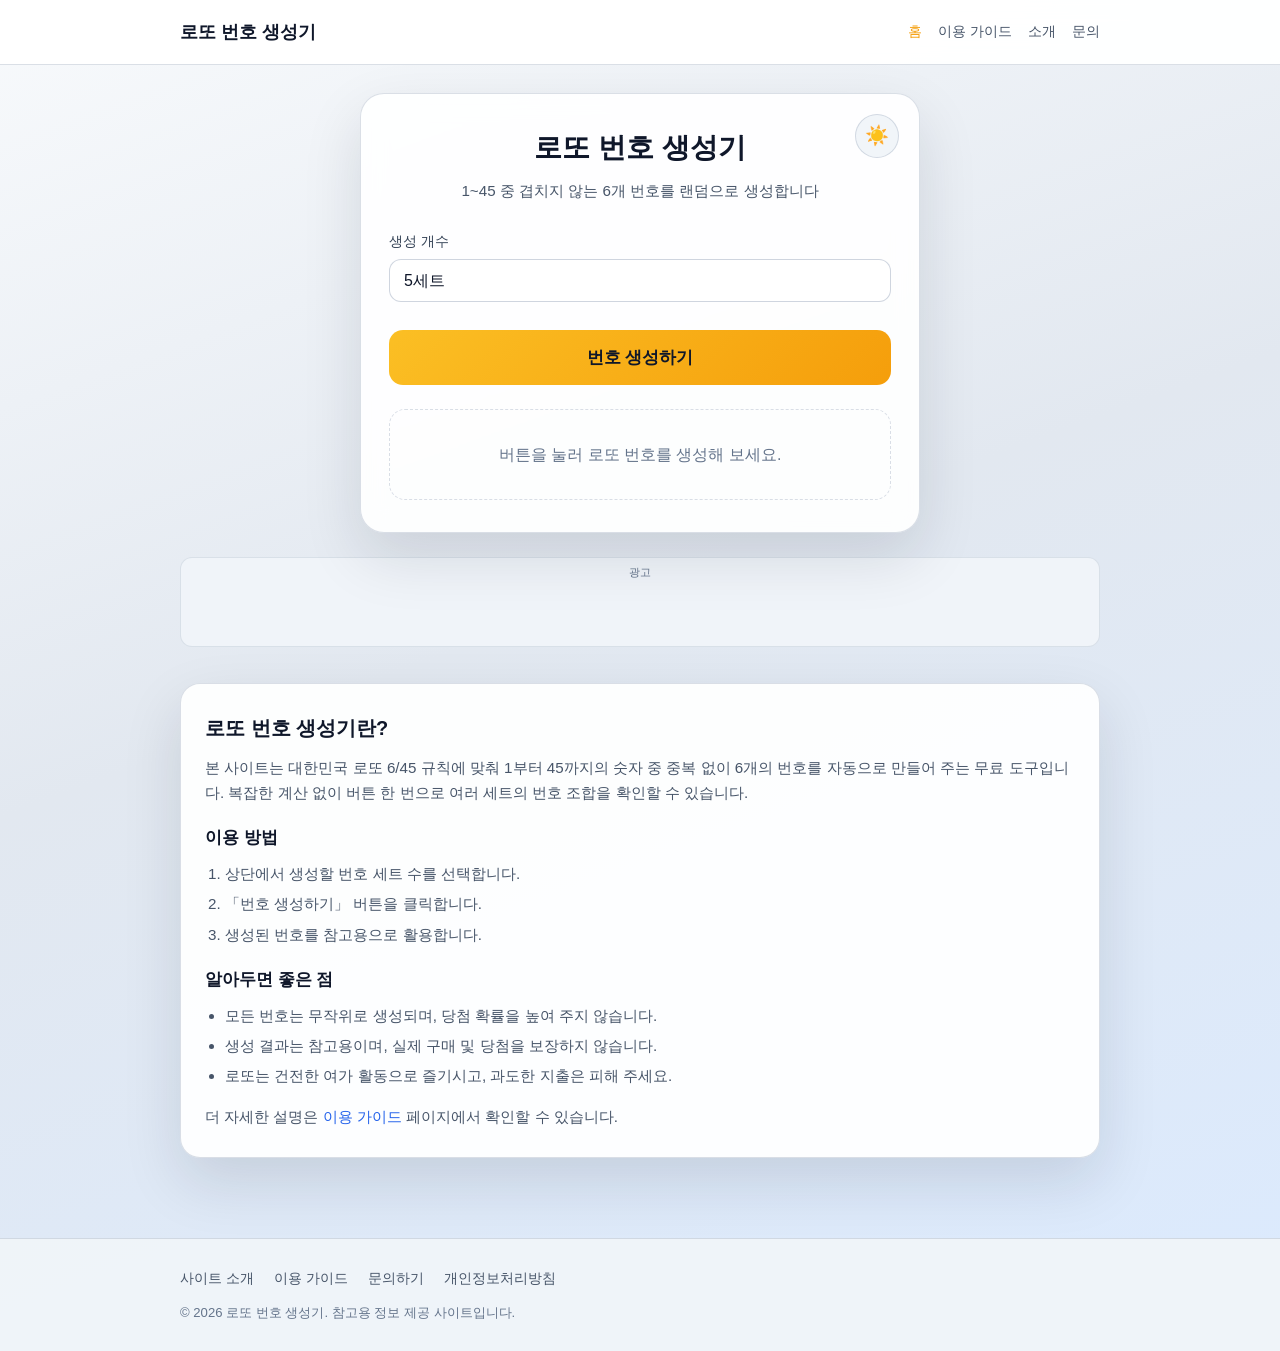
<file: index.html>
<!DOCTYPE html>
<html lang="ko">
<head>
  <meta charset="UTF-8">
  <meta name="viewport" content="width=device-width, initial-scale=1.0">
  <meta name="google-adsense-account" content="ca-pub-7732247825497582">
  <meta name="description" content="한국 로또 6/45 번호를 무료로 생성하는 로또 번호 생성기. 1~45 중 중복 없는 6개 번호를 빠르고 간편하게 추천받으세요.">
  <meta name="keywords" content="로또 번호 생성기, 로또 번호 추천, 로또 6/45, 무료 로또 번호">
  <title>로또 번호 생성기 | 무료 로또 6/45 번호 추천</title>
  <link rel="stylesheet" href="styles.css">
  <script async src="https://pagead2.googlesyndication.com/pagead/js/adsbygoogle.js?client=ca-pub-7732247825497582" crossorigin="anonymous"></script>
</head>
<body>
  <header class="site-header">
    <div class="site-header-inner">
      <a class="site-logo" href="index.html">로또 번호 생성기</a>
      <nav class="site-nav" aria-label="주요 메뉴">
        <a href="index.html">홈</a>
        <a href="guide.html">이용 가이드</a>
        <a href="about.html">소개</a>
        <a href="contact.html">문의</a>
      </nav>
    </div>
  </header>

  <div class="page-wrap">
    <main class="container">
      <button class="theme-toggle" id="themeToggle" type="button" aria-label="테마 변경">
        <span class="theme-icon theme-icon-dark">🌙</span>
        <span class="theme-icon theme-icon-light">☀️</span>
      </button>

      <h1>로또 번호 생성기</h1>
      <p class="subtitle">1~45 중 겹치지 않는 6개 번호를 랜덤으로 생성합니다</p>

      <div class="controls">
        <label>
          생성 개수
          <select id="count">
            <option value="1">1세트</option>
            <option value="3">3세트</option>
            <option value="5" selected>5세트</option>
            <option value="10">10세트</option>
          </select>
        </label>
      </div>

      <button class="generate-btn" id="generateBtn" type="button">번호 생성하기</button>

      <section class="results" id="results" aria-live="polite">
        <div class="empty">버튼을 눌러 로또 번호를 생성해 보세요.</div>
      </section>
    </main>

    <div class="ad-container">
      <ins class="adsbygoogle"
           style="display:block"
           data-ad-client="ca-pub-7732247825497582"
           data-ad-format="auto"
           data-full-width-responsive="true"></ins>
      <span class="ad-label">광고</span>
    </div>

    <section class="content-section">
      <h2>로또 번호 생성기란?</h2>
      <p>
        본 사이트는 대한민국 로또 6/45 규칙에 맞춰 1부터 45까지의 숫자 중
        중복 없이 6개의 번호를 자동으로 만들어 주는 무료 도구입니다.
        복잡한 계산 없이 버튼 한 번으로 여러 세트의 번호 조합을 확인할 수 있습니다.
      </p>

      <h3>이용 방법</h3>
      <ol>
        <li>상단에서 생성할 번호 세트 수를 선택합니다.</li>
        <li>「번호 생성하기」 버튼을 클릭합니다.</li>
        <li>생성된 번호를 참고용으로 활용합니다.</li>
      </ol>

      <h3>알아두면 좋은 점</h3>
      <ul>
        <li>모든 번호는 무작위로 생성되며, 당첨 확률을 높여 주지 않습니다.</li>
        <li>생성 결과는 참고용이며, 실제 구매 및 당첨을 보장하지 않습니다.</li>
        <li>로또는 건전한 여가 활동으로 즐기시고, 과도한 지출은 피해 주세요.</li>
      </ul>

      <p>
        더 자세한 설명은 <a href="guide.html">이용 가이드</a> 페이지에서 확인할 수 있습니다.
      </p>
    </section>
  </div>

  <footer class="site-footer">
    <div class="site-footer-inner">
      <div class="footer-links">
        <a href="about.html">사이트 소개</a>
        <a href="guide.html">이용 가이드</a>
        <a href="contact.html">문의하기</a>
        <a href="privacy.html">개인정보처리방침</a>
      </div>
      <p class="footer-note">© <span data-year></span> 로또 번호 생성기. 참고용 정보 제공 사이트입니다.</p>
    </div>
  </footer>

  <script src="site.js" defer></script>
  <script src="script.js" defer></script>
</body>
</html>
</file>
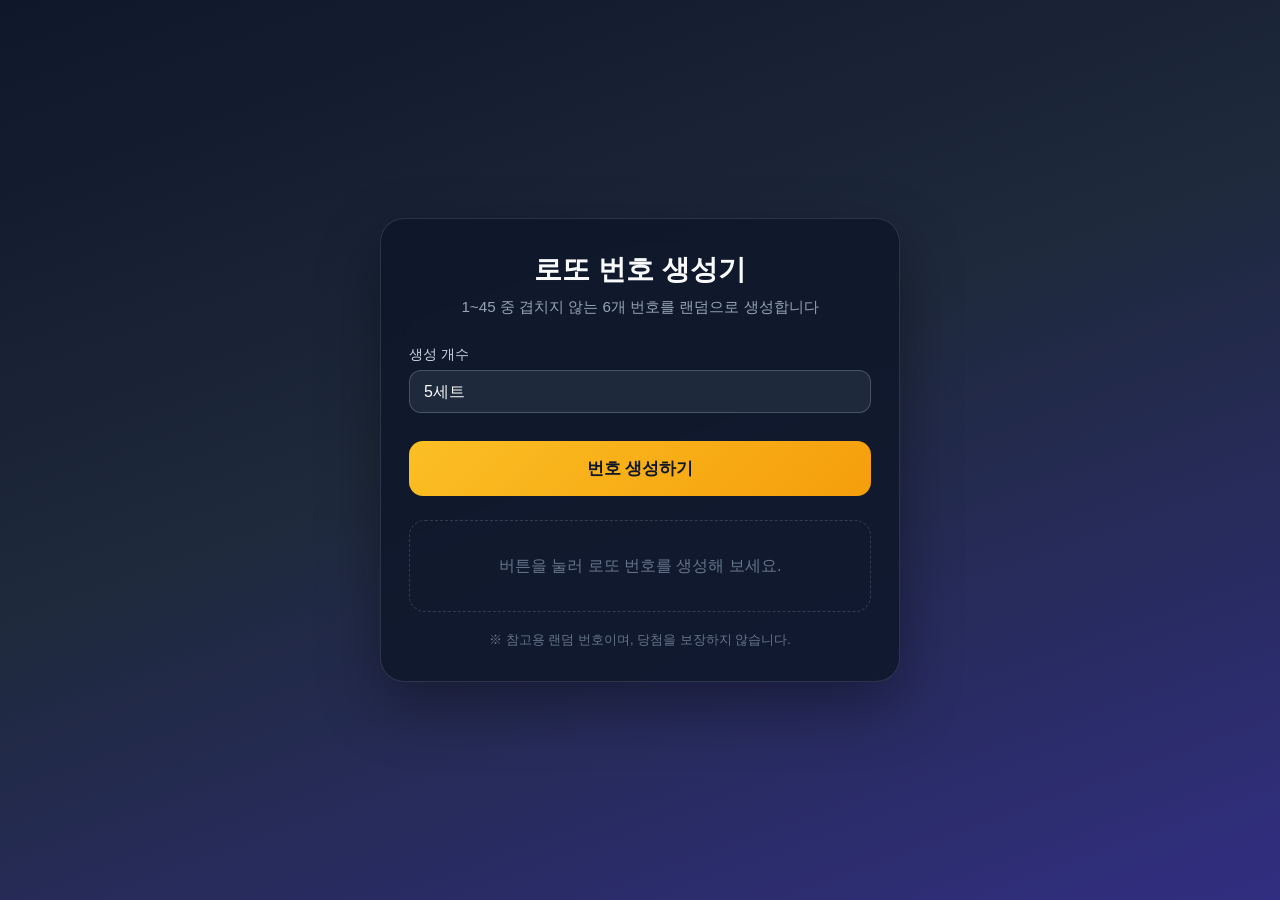
<file: project/index.html>
<!DOCTYPE html>
<html lang="ko">
<head>
  <meta charset="UTF-8">
  <meta name="viewport" content="width=device-width, initial-scale=1.0">
  <title>로또 번호 생성기</title>
  <link rel="stylesheet" href="styles.css">
</head>
<body>
  <main class="container">
    <h1>로또 번호 생성기</h1>
    <p class="subtitle">1~45 중 겹치지 않는 6개 번호를 랜덤으로 생성합니다</p>

    <div class="controls">
      <label>
        생성 개수
        <select id="count">
          <option value="1">1세트</option>
          <option value="3">3세트</option>
          <option value="5" selected>5세트</option>
          <option value="10">10세트</option>
        </select>
      </label>
    </div>

    <button class="generate-btn" id="generateBtn" type="button">번호 생성하기</button>

    <section class="results" id="results">
      <div class="empty">버튼을 눌러 로또 번호를 생성해 보세요.</div>
    </section>

    <p class="footer">※ 참고용 랜덤 번호이며, 당첨을 보장하지 않습니다.</p>
  </main>

  <script src="script.js" defer></script>
</body>
</html>
</file>
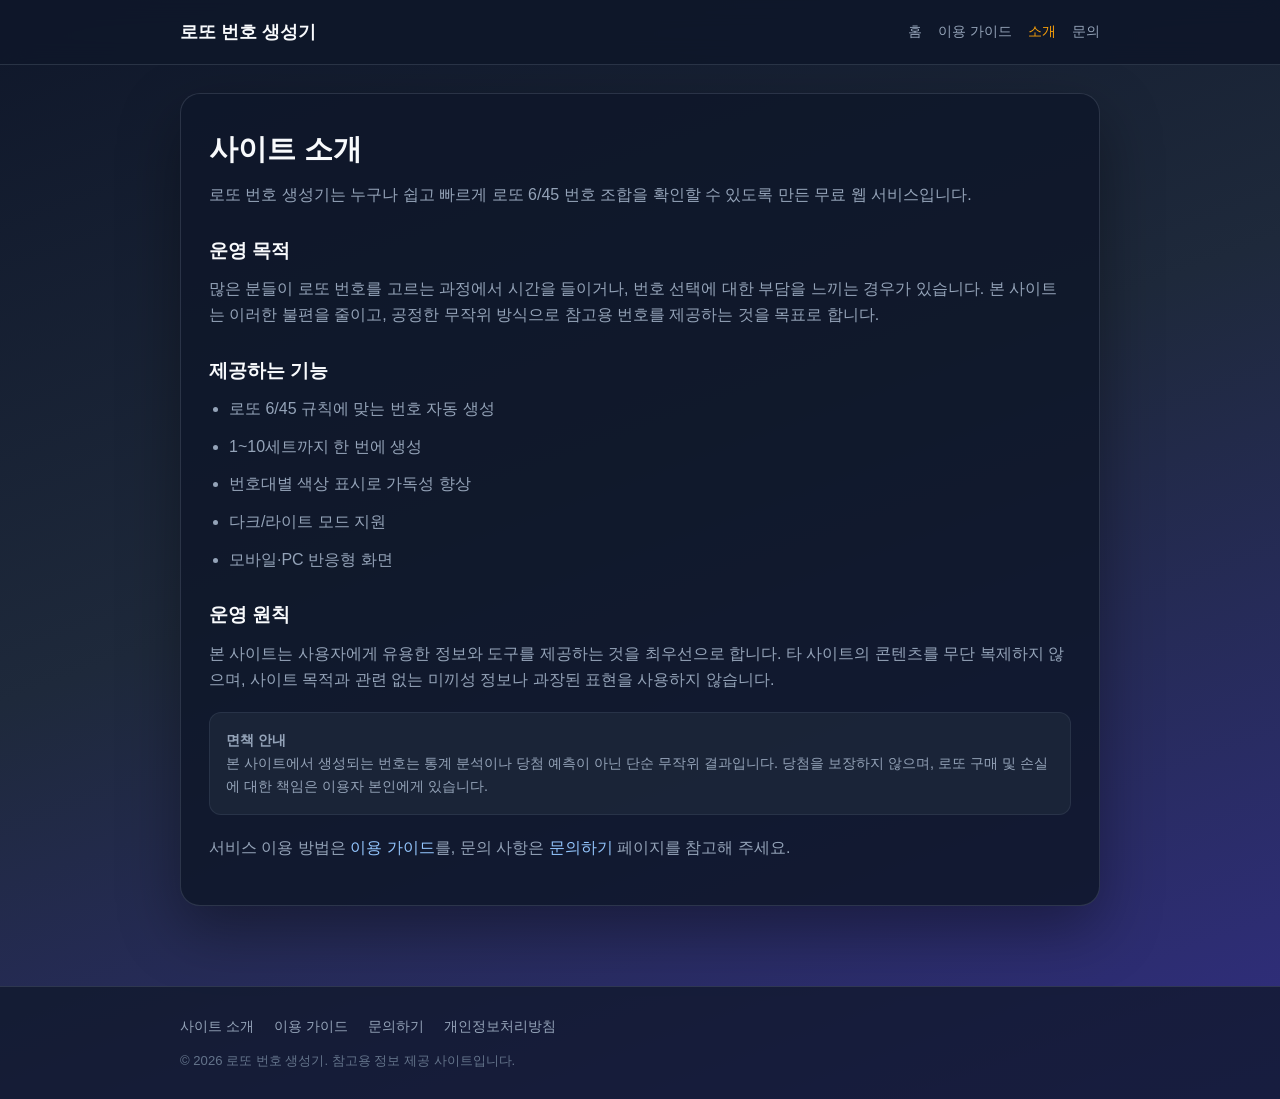
<file: about.html>
<!DOCTYPE html>
<html lang="ko">
<head>
  <meta charset="UTF-8">
  <meta name="viewport" content="width=device-width, initial-scale=1.0">
  <meta name="google-adsense-account" content="ca-pub-7732247825497582">
  <meta name="description" content="로또 번호 생성기 사이트 소개. 무료 로또 6/45 번호 생성 서비스의 목적과 운영 방침을 안내합니다.">
  <title>사이트 소개 | 로또 번호 생성기</title>
  <link rel="stylesheet" href="styles.css">
  <script async src="https://pagead2.googlesyndication.com/pagead/js/adsbygoogle.js?client=ca-pub-7732247825497582" crossorigin="anonymous"></script>
</head>
<body>
  <header class="site-header">
    <div class="site-header-inner">
      <a class="site-logo" href="index.html">로또 번호 생성기</a>
      <nav class="site-nav" aria-label="주요 메뉴">
        <a href="index.html">홈</a>
        <a href="guide.html">이용 가이드</a>
        <a href="about.html">소개</a>
        <a href="contact.html">문의</a>
      </nav>
    </div>
  </header>

  <div class="page-wrap">
    <article class="content-page">
      <h1>사이트 소개</h1>
      <p class="lead">
        로또 번호 생성기는 누구나 쉽고 빠르게 로또 6/45 번호 조합을 확인할 수 있도록
        만든 무료 웹 서비스입니다.
      </p>

      <h2>운영 목적</h2>
      <p>
        많은 분들이 로또 번호를 고르는 과정에서 시간을 들이거나,
        번호 선택에 대한 부담을 느끼는 경우가 있습니다.
        본 사이트는 이러한 불편을 줄이고, 공정한 무작위 방식으로
        참고용 번호를 제공하는 것을 목표로 합니다.
      </p>

      <h2>제공하는 기능</h2>
      <ul>
        <li>로또 6/45 규칙에 맞는 번호 자동 생성</li>
        <li>1~10세트까지 한 번에 생성</li>
        <li>번호대별 색상 표시로 가독성 향상</li>
        <li>다크/라이트 모드 지원</li>
        <li>모바일·PC 반응형 화면</li>
      </ul>

      <h2>운영 원칙</h2>
      <p>
        본 사이트는 사용자에게 유용한 정보와 도구를 제공하는 것을 최우선으로 합니다.
        타 사이트의 콘텐츠를 무단 복제하지 않으며, 사이트 목적과 관련 없는
        미끼성 정보나 과장된 표현을 사용하지 않습니다.
      </p>

      <div class="disclaimer-box">
        <strong>면책 안내</strong><br>
        본 사이트에서 생성되는 번호는 통계 분석이나 당첨 예측이 아닌
        단순 무작위 결과입니다. 당첨을 보장하지 않으며,
        로또 구매 및 손실에 대한 책임은 이용자 본인에게 있습니다.
      </div>

      <p>
        서비스 이용 방법은 <a href="guide.html">이용 가이드</a>를,
        문의 사항은 <a href="contact.html">문의하기</a> 페이지를 참고해 주세요.
      </p>
    </article>
  </div>

  <footer class="site-footer">
    <div class="site-footer-inner">
      <div class="footer-links">
        <a href="about.html">사이트 소개</a>
        <a href="guide.html">이용 가이드</a>
        <a href="contact.html">문의하기</a>
        <a href="privacy.html">개인정보처리방침</a>
      </div>
      <p class="footer-note">© <span data-year></span> 로또 번호 생성기. 참고용 정보 제공 사이트입니다.</p>
    </div>
  </footer>

  <script src="site.js" defer></script>
</body>
</html>
</file>
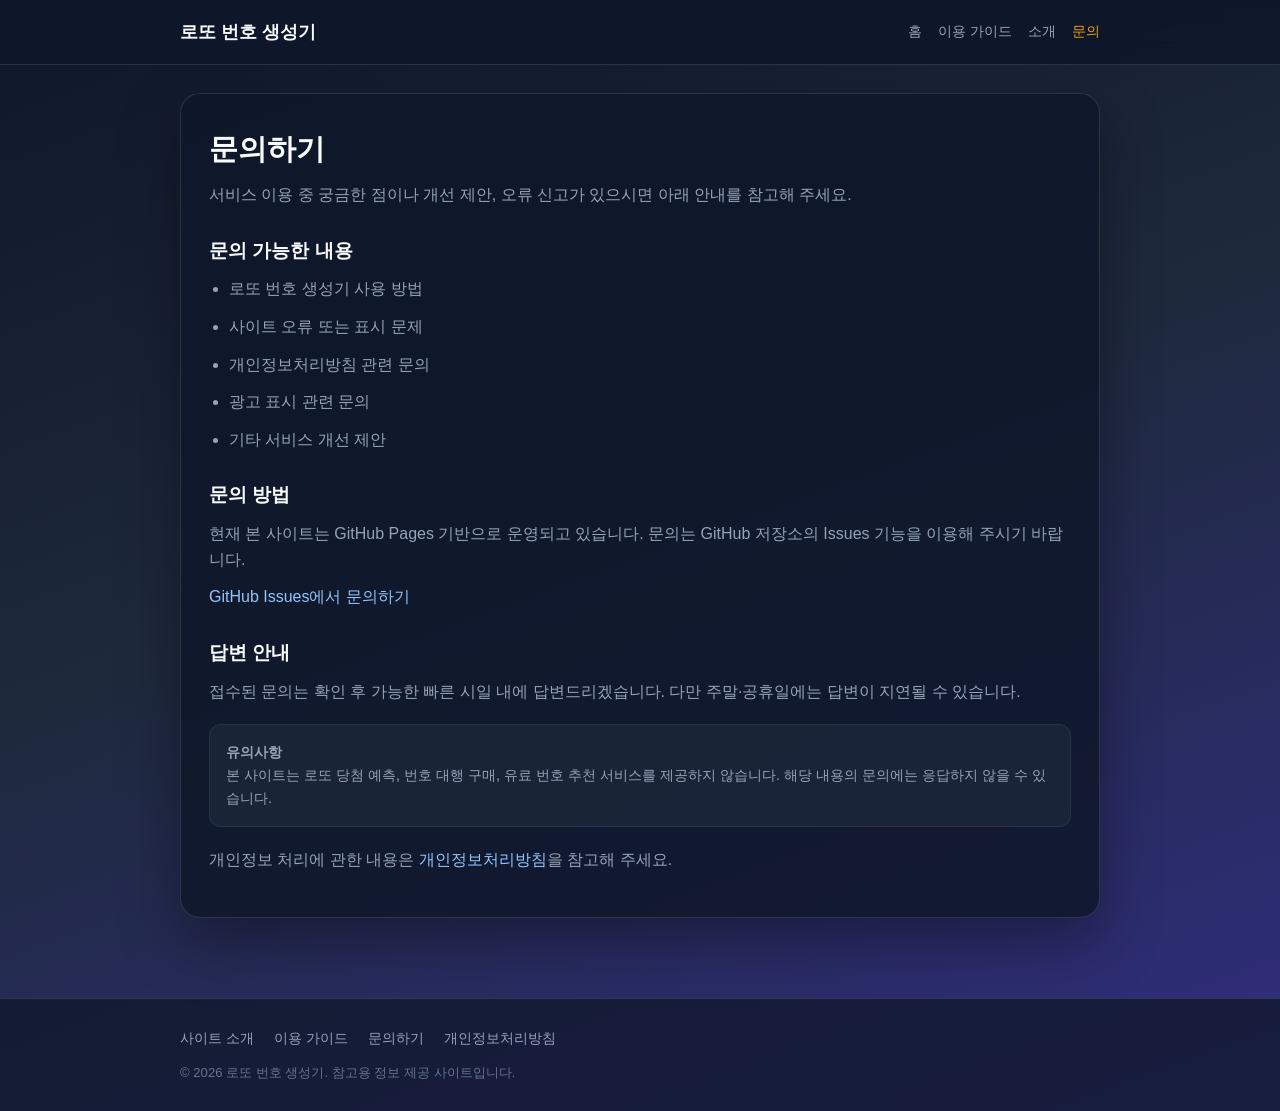
<file: contact.html>
<!DOCTYPE html>
<html lang="ko">
<head>
  <meta charset="UTF-8">
  <meta name="viewport" content="width=device-width, initial-scale=1.0">
  <meta name="google-adsense-account" content="ca-pub-7732247825497582">
  <meta name="description" content="로또 번호 생성기 문의 안내. 서비스 관련 질문, 오류 신고, 개인정보 문의 방법을 안내합니다.">
  <title>문의하기 | 로또 번호 생성기</title>
  <link rel="stylesheet" href="styles.css">
</head>
<body>
  <header class="site-header">
    <div class="site-header-inner">
      <a class="site-logo" href="index.html">로또 번호 생성기</a>
      <nav class="site-nav" aria-label="주요 메뉴">
        <a href="index.html">홈</a>
        <a href="guide.html">이용 가이드</a>
        <a href="about.html">소개</a>
        <a href="contact.html">문의</a>
      </nav>
    </div>
  </header>

  <div class="page-wrap">
    <article class="content-page">
      <h1>문의하기</h1>
      <p class="lead">
        서비스 이용 중 궁금한 점이나 개선 제안, 오류 신고가 있으시면
        아래 안내를 참고해 주세요.
      </p>

      <h2>문의 가능한 내용</h2>
      <ul>
        <li>로또 번호 생성기 사용 방법</li>
        <li>사이트 오류 또는 표시 문제</li>
        <li>개인정보처리방침 관련 문의</li>
        <li>광고 표시 관련 문의</li>
        <li>기타 서비스 개선 제안</li>
      </ul>

      <h2>문의 방법</h2>
      <p>
        현재 본 사이트는 GitHub Pages 기반으로 운영되고 있습니다.
        문의는 GitHub 저장소의 Issues 기능을 이용해 주시기 바랍니다.
      </p>
      <p>
        <a href="https://github.com/james-taeil/Solo_Project/issues" target="_blank" rel="noopener noreferrer">
          GitHub Issues에서 문의하기
        </a>
      </p>

      <h2>답변 안내</h2>
      <p>
        접수된 문의는 확인 후 가능한 빠른 시일 내에 답변드리겠습니다.
        다만 주말·공휴일에는 답변이 지연될 수 있습니다.
      </p>

      <div class="disclaimer-box">
        <strong>유의사항</strong><br>
        본 사이트는 로또 당첨 예측, 번호 대행 구매, 유료 번호 추천 서비스를
        제공하지 않습니다. 해당 내용의 문의에는 응답하지 않을 수 있습니다.
      </div>

      <p>
        개인정보 처리에 관한 내용은
        <a href="privacy.html">개인정보처리방침</a>을 참고해 주세요.
      </p>
    </article>
  </div>

  <footer class="site-footer">
    <div class="site-footer-inner">
      <div class="footer-links">
        <a href="about.html">사이트 소개</a>
        <a href="guide.html">이용 가이드</a>
        <a href="contact.html">문의하기</a>
        <a href="privacy.html">개인정보처리방침</a>
      </div>
      <p class="footer-note">© <span data-year></span> 로또 번호 생성기. 참고용 정보 제공 사이트입니다.</p>
    </div>
  </footer>

  <script src="site.js" defer></script>
</body>
</html>
</file>
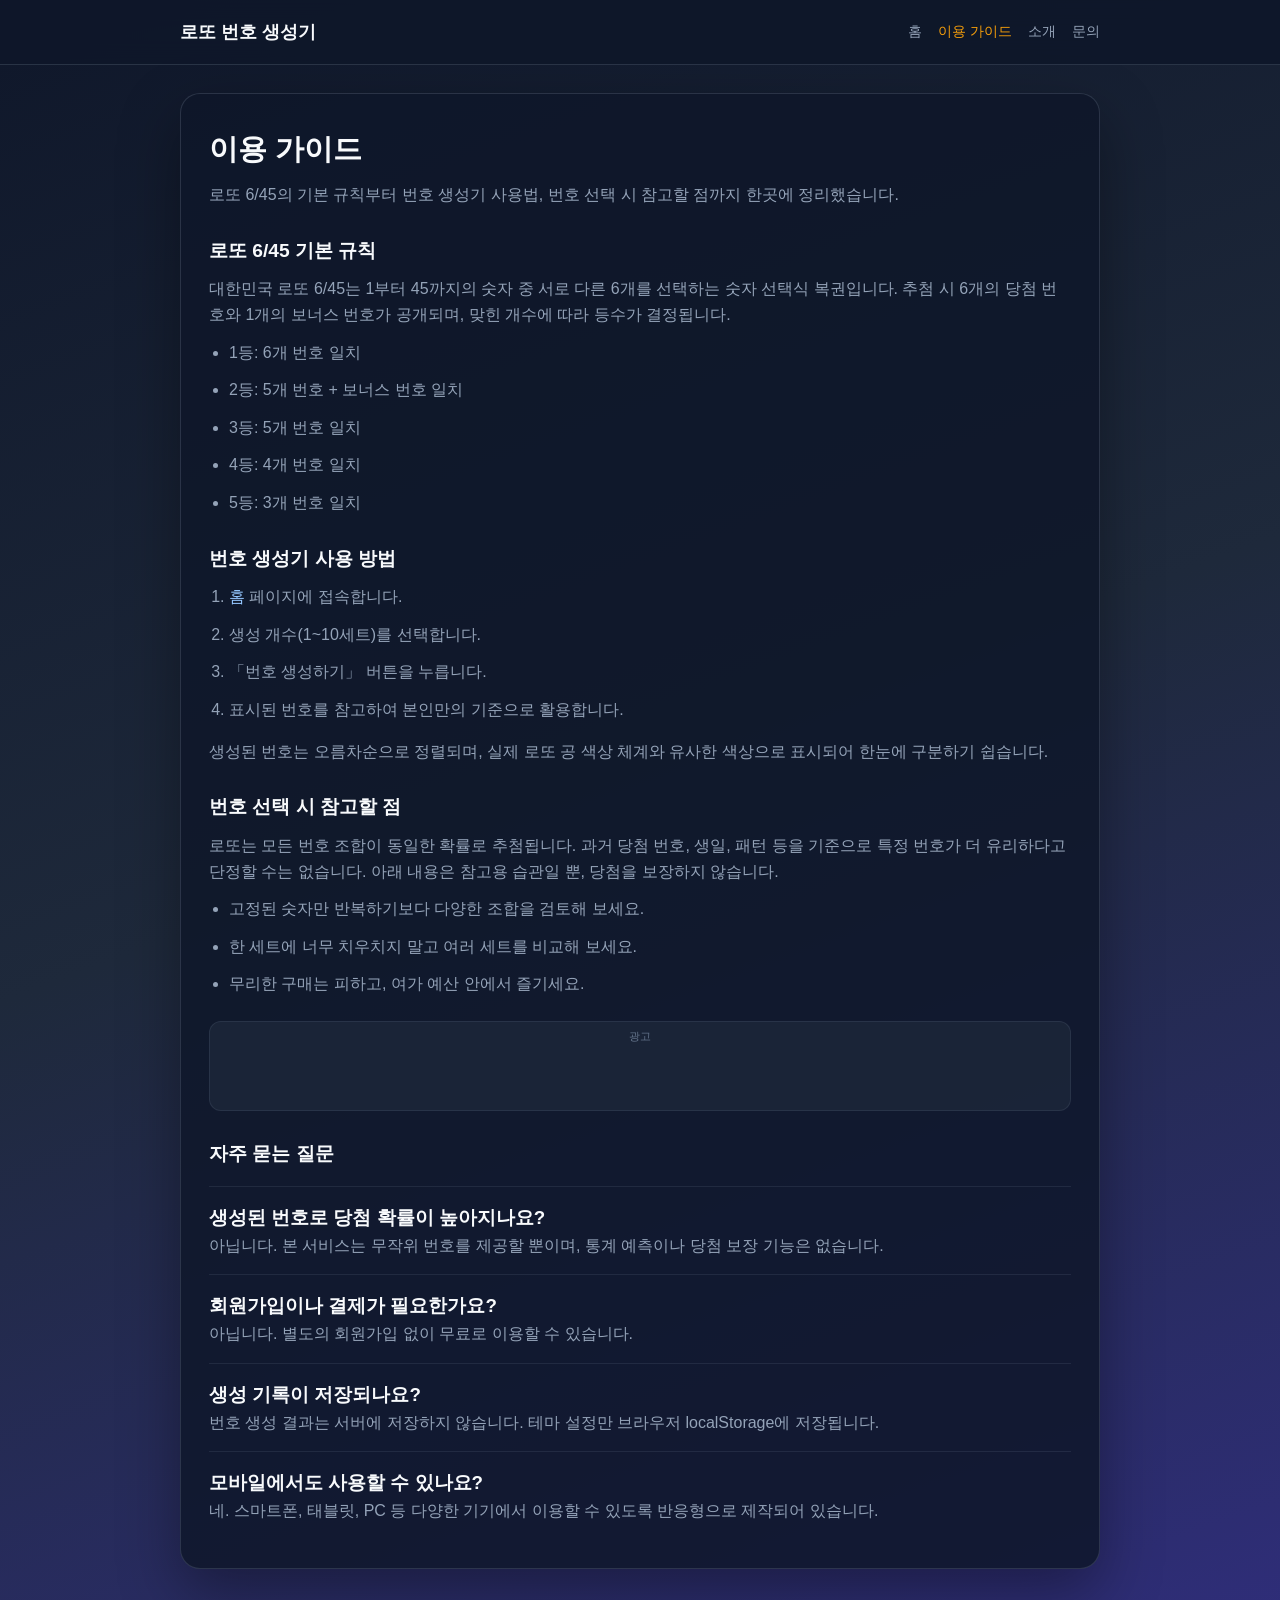
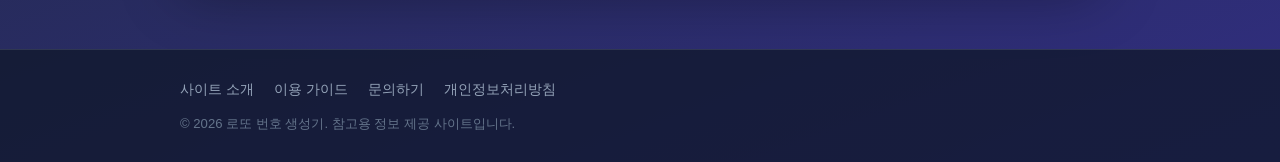
<file: guide.html>
<!DOCTYPE html>
<html lang="ko">
<head>
  <meta charset="UTF-8">
  <meta name="viewport" content="width=device-width, initial-scale=1.0">
  <meta name="google-adsense-account" content="ca-pub-7732247825497582">
  <meta name="description" content="로또 6/45 규칙, 번호 생성기 사용법, 번호 선택 팁, 자주 묻는 질문을 정리한 이용 가이드입니다.">
  <title>이용 가이드 | 로또 번호 생성기</title>
  <link rel="stylesheet" href="styles.css">
  <script async src="https://pagead2.googlesyndication.com/pagead/js/adsbygoogle.js?client=ca-pub-7732247825497582" crossorigin="anonymous"></script>
</head>
<body>
  <header class="site-header">
    <div class="site-header-inner">
      <a class="site-logo" href="index.html">로또 번호 생성기</a>
      <nav class="site-nav" aria-label="주요 메뉴">
        <a href="index.html">홈</a>
        <a href="guide.html">이용 가이드</a>
        <a href="about.html">소개</a>
        <a href="contact.html">문의</a>
      </nav>
    </div>
  </header>

  <div class="page-wrap">
    <article class="content-page">
      <h1>이용 가이드</h1>
      <p class="lead">
        로또 6/45의 기본 규칙부터 번호 생성기 사용법, 번호 선택 시 참고할 점까지
        한곳에 정리했습니다.
      </p>

      <h2>로또 6/45 기본 규칙</h2>
      <p>
        대한민국 로또 6/45는 1부터 45까지의 숫자 중 서로 다른 6개를 선택하는
        숫자 선택식 복권입니다. 추첨 시 6개의 당첨 번호와 1개의 보너스 번호가
        공개되며, 맞힌 개수에 따라 등수가 결정됩니다.
      </p>
      <ul>
        <li>1등: 6개 번호 일치</li>
        <li>2등: 5개 번호 + 보너스 번호 일치</li>
        <li>3등: 5개 번호 일치</li>
        <li>4등: 4개 번호 일치</li>
        <li>5등: 3개 번호 일치</li>
      </ul>

      <h2>번호 생성기 사용 방법</h2>
      <ol>
        <li><a href="index.html">홈</a> 페이지에 접속합니다.</li>
        <li>생성 개수(1~10세트)를 선택합니다.</li>
        <li>「번호 생성하기」 버튼을 누릅니다.</li>
        <li>표시된 번호를 참고하여 본인만의 기준으로 활용합니다.</li>
      </ol>
      <p>
        생성된 번호는 오름차순으로 정렬되며, 실제 로또 공 색상 체계와 유사한
        색상으로 표시되어 한눈에 구분하기 쉽습니다.
      </p>

      <h2>번호 선택 시 참고할 점</h2>
      <p>
        로또는 모든 번호 조합이 동일한 확률로 추첨됩니다.
        과거 당첨 번호, 생일, 패턴 등을 기준으로 특정 번호가 더 유리하다고
        단정할 수는 없습니다. 아래 내용은 참고용 습관일 뿐, 당첨을 보장하지 않습니다.
      </p>
      <ul>
        <li>고정된 숫자만 반복하기보다 다양한 조합을 검토해 보세요.</li>
        <li>한 세트에 너무 치우치지 말고 여러 세트를 비교해 보세요.</li>
        <li>무리한 구매는 피하고, 여가 예산 안에서 즐기세요.</li>
      </ul>

      <div class="ad-container">
        <ins class="adsbygoogle"
             style="display:block"
             data-ad-client="ca-pub-7732247825497582"
             data-ad-format="auto"
             data-full-width-responsive="true"></ins>
        <span class="ad-label">광고</span>
      </div>

      <h2>자주 묻는 질문</h2>

      <div class="faq-item">
        <h3>생성된 번호로 당첨 확률이 높아지나요?</h3>
        <p>
          아닙니다. 본 서비스는 무작위 번호를 제공할 뿐이며,
          통계 예측이나 당첨 보장 기능은 없습니다.
        </p>
      </div>

      <div class="faq-item">
        <h3>회원가입이나 결제가 필요한가요?</h3>
        <p>
          아닙니다. 별도의 회원가입 없이 무료로 이용할 수 있습니다.
        </p>
      </div>

      <div class="faq-item">
        <h3>생성 기록이 저장되나요?</h3>
        <p>
          번호 생성 결과는 서버에 저장하지 않습니다.
          테마 설정만 브라우저 localStorage에 저장됩니다.
        </p>
      </div>

      <div class="faq-item">
        <h3>모바일에서도 사용할 수 있나요?</h3>
        <p>
          네. 스마트폰, 태블릿, PC 등 다양한 기기에서 이용할 수 있도록
          반응형으로 제작되어 있습니다.
        </p>
      </div>
    </article>
  </div>

  <footer class="site-footer">
    <div class="site-footer-inner">
      <div class="footer-links">
        <a href="about.html">사이트 소개</a>
        <a href="guide.html">이용 가이드</a>
        <a href="contact.html">문의하기</a>
        <a href="privacy.html">개인정보처리방침</a>
      </div>
      <p class="footer-note">© <span data-year></span> 로또 번호 생성기. 참고용 정보 제공 사이트입니다.</p>
    </div>
  </footer>

  <script src="site.js" defer></script>
  <script>
    try {
      (window.adsbygoogle = window.adsbygoogle || []).push({});
    } catch (e) {}
  </script>
</body>
</html>
</file>
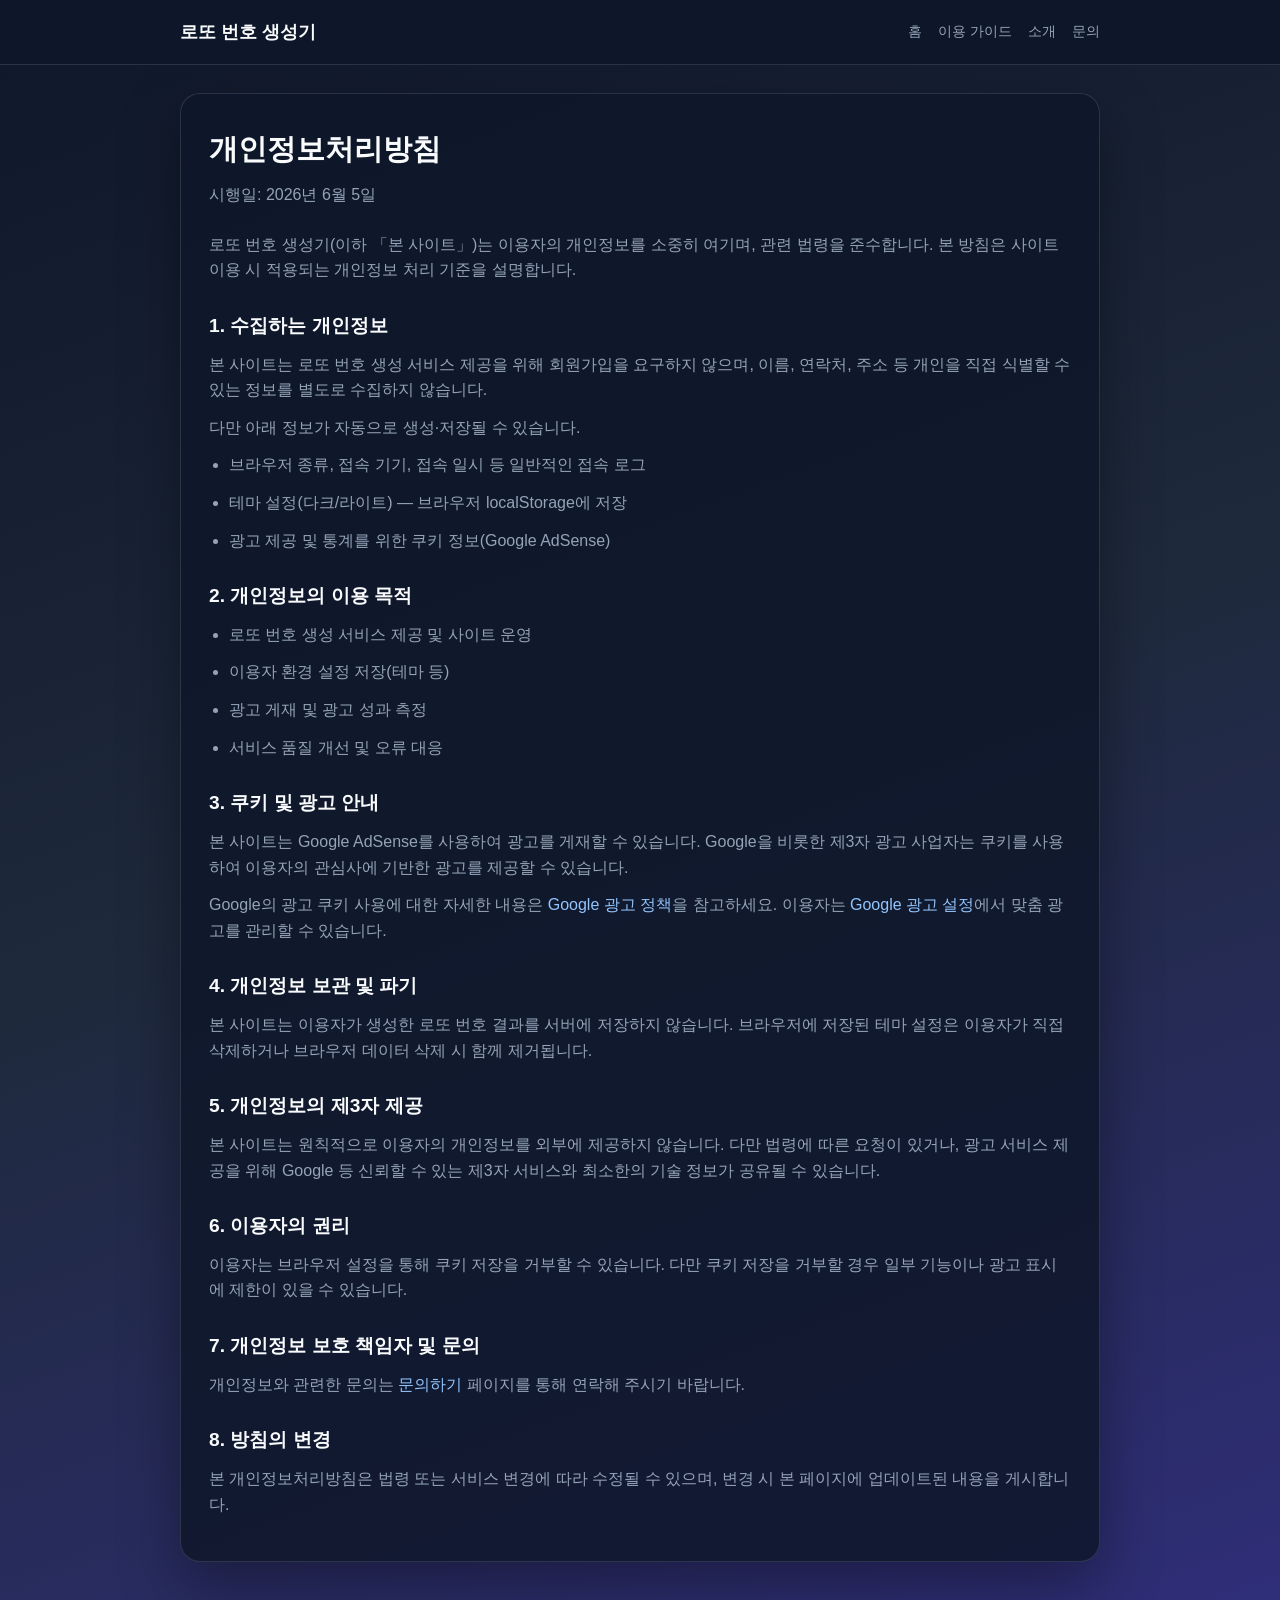
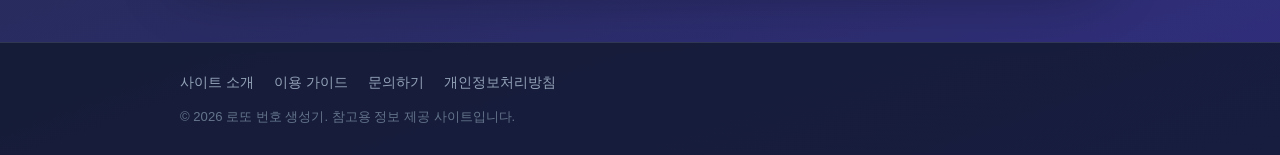
<file: privacy.html>
<!DOCTYPE html>
<html lang="ko">
<head>
  <meta charset="UTF-8">
  <meta name="viewport" content="width=device-width, initial-scale=1.0">
  <meta name="google-adsense-account" content="ca-pub-7732247825497582">
  <meta name="description" content="로또 번호 생성기 개인정보처리방침. 수집 정보, 쿠키, Google AdSense, 이용자 권리를 안내합니다.">
  <title>개인정보처리방침 | 로또 번호 생성기</title>
  <link rel="stylesheet" href="styles.css">
</head>
<body>
  <header class="site-header">
    <div class="site-header-inner">
      <a class="site-logo" href="index.html">로또 번호 생성기</a>
      <nav class="site-nav" aria-label="주요 메뉴">
        <a href="index.html">홈</a>
        <a href="guide.html">이용 가이드</a>
        <a href="about.html">소개</a>
        <a href="contact.html">문의</a>
      </nav>
    </div>
  </header>

  <div class="page-wrap">
    <article class="content-page">
      <h1>개인정보처리방침</h1>
      <p class="lead">시행일: 2026년 6월 5일</p>

      <p>
        로또 번호 생성기(이하 「본 사이트」)는 이용자의 개인정보를 소중히 여기며,
        관련 법령을 준수합니다. 본 방침은 사이트 이용 시 적용되는
        개인정보 처리 기준을 설명합니다.
      </p>

      <h2>1. 수집하는 개인정보</h2>
      <p>
        본 사이트는 로또 번호 생성 서비스 제공을 위해 회원가입을 요구하지 않으며,
        이름, 연락처, 주소 등 개인을 직접 식별할 수 있는 정보를
        별도로 수집하지 않습니다.
      </p>
      <p>다만 아래 정보가 자동으로 생성·저장될 수 있습니다.</p>
      <ul>
        <li>브라우저 종류, 접속 기기, 접속 일시 등 일반적인 접속 로그</li>
        <li>테마 설정(다크/라이트) — 브라우저 localStorage에 저장</li>
        <li>광고 제공 및 통계를 위한 쿠키 정보(Google AdSense)</li>
      </ul>

      <h2>2. 개인정보의 이용 목적</h2>
      <ul>
        <li>로또 번호 생성 서비스 제공 및 사이트 운영</li>
        <li>이용자 환경 설정 저장(테마 등)</li>
        <li>광고 게재 및 광고 성과 측정</li>
        <li>서비스 품질 개선 및 오류 대응</li>
      </ul>

      <h2>3. 쿠키 및 광고 안내</h2>
      <p>
        본 사이트는 Google AdSense를 사용하여 광고를 게재할 수 있습니다.
        Google을 비롯한 제3자 광고 사업자는 쿠키를 사용하여
        이용자의 관심사에 기반한 광고를 제공할 수 있습니다.
      </p>
      <p>
        Google의 광고 쿠키 사용에 대한 자세한 내용은
        <a href="https://policies.google.com/technologies/ads" target="_blank" rel="noopener noreferrer">Google 광고 정책</a>을 참고하세요.
        이용자는
        <a href="https://adssettings.google.com" target="_blank" rel="noopener noreferrer">Google 광고 설정</a>에서
        맞춤 광고를 관리할 수 있습니다.
      </p>

      <h2>4. 개인정보 보관 및 파기</h2>
      <p>
        본 사이트는 이용자가 생성한 로또 번호 결과를 서버에 저장하지 않습니다.
        브라우저에 저장된 테마 설정은 이용자가 직접 삭제하거나
        브라우저 데이터 삭제 시 함께 제거됩니다.
      </p>

      <h2>5. 개인정보의 제3자 제공</h2>
      <p>
        본 사이트는 원칙적으로 이용자의 개인정보를 외부에 제공하지 않습니다.
        다만 법령에 따른 요청이 있거나, 광고 서비스 제공을 위해
        Google 등 신뢰할 수 있는 제3자 서비스와 최소한의 기술 정보가
        공유될 수 있습니다.
      </p>

      <h2>6. 이용자의 권리</h2>
      <p>
        이용자는 브라우저 설정을 통해 쿠키 저장을 거부할 수 있습니다.
        다만 쿠키 저장을 거부할 경우 일부 기능이나 광고 표시에
        제한이 있을 수 있습니다.
      </p>

      <h2>7. 개인정보 보호 책임자 및 문의</h2>
      <p>
        개인정보와 관련한 문의는 <a href="contact.html">문의하기</a> 페이지를 통해
        연락해 주시기 바랍니다.
      </p>

      <h2>8. 방침의 변경</h2>
      <p>
        본 개인정보처리방침은 법령 또는 서비스 변경에 따라 수정될 수 있으며,
        변경 시 본 페이지에 업데이트된 내용을 게시합니다.
      </p>
    </article>
  </div>

  <footer class="site-footer">
    <div class="site-footer-inner">
      <div class="footer-links">
        <a href="about.html">사이트 소개</a>
        <a href="guide.html">이용 가이드</a>
        <a href="contact.html">문의하기</a>
        <a href="privacy.html">개인정보처리방침</a>
      </div>
      <p class="footer-note">© <span data-year></span> 로또 번호 생성기. 참고용 정보 제공 사이트입니다.</p>
    </div>
  </footer>

  <script src="site.js" defer></script>
</body>
</html>
</file>
<file: styles.css>
* {
  box-sizing: border-box;
  margin: 0;
  padding: 0;
}

:root {
  --bg-gradient: linear-gradient(160deg, #0f172a 0%, #1e293b 45%, #312e81 100%);
  --text-primary: #f8fafc;
  --text-secondary: #94a3b8;
  --text-muted: #64748b;
  --text-label: #cbd5e1;
  --container-bg: rgba(15, 23, 42, 0.85);
  --container-border: rgba(148, 163, 184, 0.2);
  --container-shadow: 0 24px 60px rgba(0, 0, 0, 0.35);
  --input-bg: #1e293b;
  --input-border: rgba(148, 163, 184, 0.35);
  --row-bg: rgba(30, 41, 59, 0.75);
  --row-border: rgba(148, 163, 184, 0.12);
  --empty-border: rgba(148, 163, 184, 0.25);
  --theme-toggle-bg: rgba(30, 41, 59, 0.9);
  --theme-toggle-border: rgba(148, 163, 184, 0.25);
  --theme-toggle-hover: rgba(51, 65, 85, 0.95);
  --header-bg: rgba(15, 23, 42, 0.92);
  --footer-bg: rgba(15, 23, 42, 0.75);
  --accent: #f59e0b;
  --link: #93c5fd;
}

[data-theme="light"] {
  --bg-gradient: linear-gradient(160deg, #f8fafc 0%, #e2e8f0 45%, #dbeafe 100%);
  --text-primary: #0f172a;
  --text-secondary: #475569;
  --text-muted: #64748b;
  --text-label: #334155;
  --container-bg: rgba(255, 255, 255, 0.92);
  --container-border: rgba(148, 163, 184, 0.35);
  --container-shadow: 0 24px 60px rgba(15, 23, 42, 0.12);
  --input-bg: #ffffff;
  --input-border: rgba(148, 163, 184, 0.45);
  --row-bg: rgba(241, 245, 249, 0.95);
  --row-border: rgba(148, 163, 184, 0.25);
  --empty-border: rgba(148, 163, 184, 0.35);
  --theme-toggle-bg: rgba(241, 245, 249, 0.95);
  --theme-toggle-border: rgba(148, 163, 184, 0.35);
  --theme-toggle-hover: rgba(226, 232, 240, 0.98);
  --header-bg: rgba(255, 255, 255, 0.95);
  --footer-bg: rgba(241, 245, 249, 0.95);
  --link: #2563eb;
}

body {
  min-height: 100vh;
  font-family: "Pretendard", "Apple SD Gothic Neo", "Noto Sans KR", sans-serif;
  background: var(--bg-gradient);
  color: var(--text-primary);
  line-height: 1.6;
  transition: background 0.3s ease, color 0.3s ease;
}

a {
  color: var(--link);
  text-decoration: none;
}

a:hover {
  text-decoration: underline;
}

.site-header {
  position: sticky;
  top: 0;
  z-index: 100;
  background: var(--header-bg);
  border-bottom: 1px solid var(--container-border);
  backdrop-filter: blur(12px);
}

.site-header-inner,
.site-footer-inner,
.page-wrap {
  width: 100%;
  max-width: 960px;
  margin: 0 auto;
  padding: 0 20px;
}

.site-header-inner {
  display: flex;
  align-items: center;
  justify-content: space-between;
  gap: 16px;
  min-height: 64px;
}

.site-logo {
  font-size: 1.1rem;
  font-weight: 700;
  color: var(--text-primary);
  white-space: nowrap;
}

.site-logo:hover {
  text-decoration: none;
  color: var(--accent);
}

.site-nav {
  display: flex;
  flex-wrap: wrap;
  gap: 8px 16px;
  justify-content: flex-end;
}

.site-nav a {
  color: var(--text-secondary);
  font-size: 0.9rem;
  font-weight: 500;
}

.site-nav a.active,
.site-nav a:hover {
  color: var(--accent);
  text-decoration: none;
}

.page-wrap {
  padding-top: 28px;
  padding-bottom: 40px;
}

.container {
  position: relative;
  width: 100%;
  max-width: 560px;
  margin: 0 auto;
  background: var(--container-bg);
  border: 1px solid var(--container-border);
  border-radius: 24px;
  padding: 32px 28px;
  box-shadow: var(--container-shadow);
  backdrop-filter: blur(12px);
  transition: background 0.3s ease, border-color 0.3s ease, box-shadow 0.3s ease;
}

.theme-toggle {
  position: absolute;
  top: 20px;
  right: 20px;
  width: 44px;
  height: 44px;
  border: 1px solid var(--theme-toggle-border);
  border-radius: 50%;
  background: var(--theme-toggle-bg);
  cursor: pointer;
  display: flex;
  align-items: center;
  justify-content: center;
  transition: background 0.2s ease, transform 0.15s ease;
}

.theme-toggle:hover {
  background: var(--theme-toggle-hover);
  transform: scale(1.05);
}

.theme-icon {
  font-size: 1.2rem;
  line-height: 1;
}

.theme-icon-light {
  display: none;
}

[data-theme="light"] .theme-icon-dark {
  display: none;
}

[data-theme="light"] .theme-icon-light {
  display: inline;
}

h1 {
  font-size: 1.75rem;
  font-weight: 700;
  text-align: center;
  margin-bottom: 8px;
}

.subtitle {
  text-align: center;
  color: var(--text-secondary);
  font-size: 0.95rem;
  margin-bottom: 28px;
}

.controls {
  display: flex;
  gap: 12px;
  margin-bottom: 28px;
}

label {
  display: flex;
  flex-direction: column;
  gap: 6px;
  flex: 1;
  font-size: 0.85rem;
  color: var(--text-label);
}

select {
  appearance: none;
  border: 1px solid var(--input-border);
  background: var(--input-bg);
  color: var(--text-primary);
  border-radius: 12px;
  padding: 12px 14px;
  font-size: 1rem;
  cursor: pointer;
  transition: background 0.3s ease, border-color 0.3s ease, color 0.3s ease;
}

.generate-btn {
  width: 100%;
  border: none;
  border-radius: 14px;
  padding: 16px;
  font-size: 1.05rem;
  font-weight: 700;
  color: #0f172a;
  background: linear-gradient(135deg, #fbbf24, #f59e0b);
  cursor: pointer;
  transition: transform 0.15s ease, box-shadow 0.15s ease;
  margin-bottom: 24px;
}

.generate-btn:hover {
  transform: translateY(-1px);
  box-shadow: 0 10px 24px rgba(245, 158, 11, 0.35);
}

.generate-btn:active {
  transform: translateY(0);
}

.results {
  display: flex;
  flex-direction: column;
  gap: 14px;
}

.result-row {
  display: flex;
  align-items: center;
  justify-content: space-between;
  gap: 12px;
  padding: 14px 16px;
  background: var(--row-bg);
  border-radius: 16px;
  border: 1px solid var(--row-border);
  transition: background 0.3s ease, border-color 0.3s ease;
}

.row-label {
  min-width: 28px;
  font-size: 0.85rem;
  color: var(--text-muted);
  font-weight: 600;
}

.balls {
  display: flex;
  flex-wrap: wrap;
  gap: 8px;
  justify-content: flex-end;
  flex: 1;
}

.ball {
  width: 42px;
  height: 42px;
  border-radius: 50%;
  display: flex;
  align-items: center;
  justify-content: center;
  font-weight: 700;
  font-size: 1rem;
  color: #fff;
  text-shadow: 0 1px 2px rgba(0, 0, 0, 0.25);
  box-shadow:
    inset 0 -4px 8px rgba(0, 0, 0, 0.18),
    inset 0 4px 8px rgba(255, 255, 255, 0.25),
    0 4px 10px rgba(0, 0, 0, 0.2);
  animation: pop 0.35s ease backwards;
}

.ball:nth-child(1) { animation-delay: 0.05s; }
.ball:nth-child(2) { animation-delay: 0.1s; }
.ball:nth-child(3) { animation-delay: 0.15s; }
.ball:nth-child(4) { animation-delay: 0.2s; }
.ball:nth-child(5) { animation-delay: 0.25s; }
.ball:nth-child(6) { animation-delay: 0.3s; }

@keyframes pop {
  from {
    opacity: 0;
    transform: scale(0.5);
  }
  to {
    opacity: 1;
    transform: scale(1);
  }
}

.ball.yellow { background: radial-gradient(circle at 30% 30%, #ffe066, #fbc400); color: #5c4a00; }
.ball.blue { background: radial-gradient(circle at 30% 30%, #9ee0ff, #69c8f2); color: #0c3d5c; }
.ball.red { background: radial-gradient(circle at 30% 30%, #ffb0b0, #ff7272); color: #6b1010; }
.ball.gray { background: radial-gradient(circle at 30% 30%, #d4d4d4, #aaa); color: #333; }
.ball.green { background: radial-gradient(circle at 30% 30%, #d4f07a, #b0d840); color: #3a5200; }

.empty {
  text-align: center;
  color: var(--text-muted);
  padding: 32px 12px;
  border: 1px dashed var(--empty-border);
  border-radius: 16px;
  line-height: 1.6;
}

.ad-container {
  width: 100%;
  overflow: hidden;
  border-radius: 12px;
  background: var(--row-bg);
  border: 1px solid var(--row-border);
  margin: 24px 0;
  min-height: 90px;
}

.ad-label {
  display: block;
  text-align: center;
  font-size: 0.7rem;
  color: var(--text-muted);
  padding: 6px 0 0;
}

.content-section {
  margin-top: 36px;
  background: var(--container-bg);
  border: 1px solid var(--container-border);
  border-radius: 20px;
  padding: 28px 24px;
  box-shadow: var(--container-shadow);
}

.content-section h2 {
  font-size: 1.25rem;
  margin-bottom: 12px;
  color: var(--text-primary);
}

.content-section h3 {
  font-size: 1.05rem;
  margin: 20px 0 8px;
  color: var(--text-primary);
}

.content-section p,
.content-section li {
  color: var(--text-secondary);
  font-size: 0.95rem;
}

.content-section ul,
.content-section ol {
  padding-left: 1.25rem;
  margin: 10px 0 16px;
}

.content-section li + li {
  margin-top: 6px;
}

.content-page {
  background: var(--container-bg);
  border: 1px solid var(--container-border);
  border-radius: 20px;
  padding: 32px 28px;
  box-shadow: var(--container-shadow);
}

.content-page h1 {
  text-align: left;
  font-size: 1.8rem;
  margin-bottom: 10px;
}

.content-page .lead {
  color: var(--text-secondary);
  margin-bottom: 24px;
}

.content-page h2 {
  font-size: 1.2rem;
  margin: 28px 0 10px;
}

.content-page p,
.content-page li {
  color: var(--text-secondary);
  margin-bottom: 12px;
}

.content-page ul,
.content-page ol {
  padding-left: 1.25rem;
  margin-bottom: 16px;
}

.faq-item {
  border-top: 1px solid var(--row-border);
  padding-top: 16px;
  margin-top: 16px;
}

.faq-item:first-of-type {
  border-top: none;
  padding-top: 0;
  margin-top: 0;
}

.site-footer {
  margin-top: 40px;
  background: var(--footer-bg);
  border-top: 1px solid var(--container-border);
  padding: 28px 0;
}

.footer-links {
  display: flex;
  flex-wrap: wrap;
  gap: 12px 20px;
  margin-bottom: 12px;
}

.footer-links a {
  color: var(--text-secondary);
  font-size: 0.9rem;
}

.footer-note {
  color: var(--text-muted);
  font-size: 0.82rem;
}

.disclaimer-box {
  background: var(--row-bg);
  border: 1px solid var(--row-border);
  border-radius: 12px;
  padding: 16px;
  margin: 20px 0;
  color: var(--text-secondary);
  font-size: 0.9rem;
}

@media (max-width: 640px) {
  .site-header-inner {
    flex-direction: column;
    align-items: flex-start;
    padding-top: 14px;
    padding-bottom: 14px;
  }

  .site-nav {
    justify-content: flex-start;
  }

  .container,
  .content-page,
  .content-section {
    padding: 24px 18px;
  }
}
</file>
<file: project/styles.css>
* {
  box-sizing: border-box;
  margin: 0;
  padding: 0;
}

body {
  min-height: 100vh;
  font-family: "Pretendard", "Apple SD Gothic Neo", "Noto Sans KR", sans-serif;
  background: linear-gradient(160deg, #0f172a 0%, #1e293b 45%, #312e81 100%);
  color: #f8fafc;
  display: flex;
  align-items: center;
  justify-content: center;
  padding: 24px;
}

.container {
  width: 100%;
  max-width: 520px;
  background: rgba(15, 23, 42, 0.85);
  border: 1px solid rgba(148, 163, 184, 0.2);
  border-radius: 24px;
  padding: 32px 28px;
  box-shadow: 0 24px 60px rgba(0, 0, 0, 0.35);
  backdrop-filter: blur(12px);
}

h1 {
  font-size: 1.75rem;
  font-weight: 700;
  text-align: center;
  margin-bottom: 8px;
}

.subtitle {
  text-align: center;
  color: #94a3b8;
  font-size: 0.95rem;
  margin-bottom: 28px;
}

.controls {
  display: flex;
  gap: 12px;
  margin-bottom: 28px;
}

label {
  display: flex;
  flex-direction: column;
  gap: 6px;
  flex: 1;
  font-size: 0.85rem;
  color: #cbd5e1;
}

select {
  appearance: none;
  border: 1px solid rgba(148, 163, 184, 0.35);
  background: #1e293b;
  color: #f8fafc;
  border-radius: 12px;
  padding: 12px 14px;
  font-size: 1rem;
  cursor: pointer;
}

.generate-btn {
  width: 100%;
  border: none;
  border-radius: 14px;
  padding: 16px;
  font-size: 1.05rem;
  font-weight: 700;
  color: #0f172a;
  background: linear-gradient(135deg, #fbbf24, #f59e0b);
  cursor: pointer;
  transition: transform 0.15s ease, box-shadow 0.15s ease;
  margin-bottom: 24px;
}

.generate-btn:hover {
  transform: translateY(-1px);
  box-shadow: 0 10px 24px rgba(245, 158, 11, 0.35);
}

.generate-btn:active {
  transform: translateY(0);
}

.results {
  display: flex;
  flex-direction: column;
  gap: 14px;
}

.result-row {
  display: flex;
  align-items: center;
  justify-content: space-between;
  gap: 12px;
  padding: 14px 16px;
  background: rgba(30, 41, 59, 0.75);
  border-radius: 16px;
  border: 1px solid rgba(148, 163, 184, 0.12);
}

.row-label {
  min-width: 28px;
  font-size: 0.85rem;
  color: #64748b;
  font-weight: 600;
}

.balls {
  display: flex;
  flex-wrap: wrap;
  gap: 8px;
  justify-content: flex-end;
  flex: 1;
}

.ball {
  width: 42px;
  height: 42px;
  border-radius: 50%;
  display: flex;
  align-items: center;
  justify-content: center;
  font-weight: 700;
  font-size: 1rem;
  color: #fff;
  text-shadow: 0 1px 2px rgba(0, 0, 0, 0.25);
  box-shadow:
    inset 0 -4px 8px rgba(0, 0, 0, 0.18),
    inset 0 4px 8px rgba(255, 255, 255, 0.25),
    0 4px 10px rgba(0, 0, 0, 0.2);
  animation: pop 0.35s ease backwards;
}

.ball:nth-child(1) { animation-delay: 0.05s; }
.ball:nth-child(2) { animation-delay: 0.1s; }
.ball:nth-child(3) { animation-delay: 0.15s; }
.ball:nth-child(4) { animation-delay: 0.2s; }
.ball:nth-child(5) { animation-delay: 0.25s; }
.ball:nth-child(6) { animation-delay: 0.3s; }

@keyframes pop {
  from {
    opacity: 0;
    transform: scale(0.5);
  }
  to {
    opacity: 1;
    transform: scale(1);
  }
}

.ball.yellow { background: radial-gradient(circle at 30% 30%, #ffe066, #fbc400); color: #5c4a00; }
.ball.blue { background: radial-gradient(circle at 30% 30%, #9ee0ff, #69c8f2); color: #0c3d5c; }
.ball.red { background: radial-gradient(circle at 30% 30%, #ffb0b0, #ff7272); color: #6b1010; }
.ball.gray { background: radial-gradient(circle at 30% 30%, #d4d4d4, #aaa); color: #333; }
.ball.green { background: radial-gradient(circle at 30% 30%, #d4f07a, #b0d840); color: #3a5200; }

.empty {
  text-align: center;
  color: #64748b;
  padding: 32px 12px;
  border: 1px dashed rgba(148, 163, 184, 0.25);
  border-radius: 16px;
  line-height: 1.6;
}

.footer {
  margin-top: 20px;
  text-align: center;
  font-size: 0.8rem;
  color: #64748b;
}
</file>
